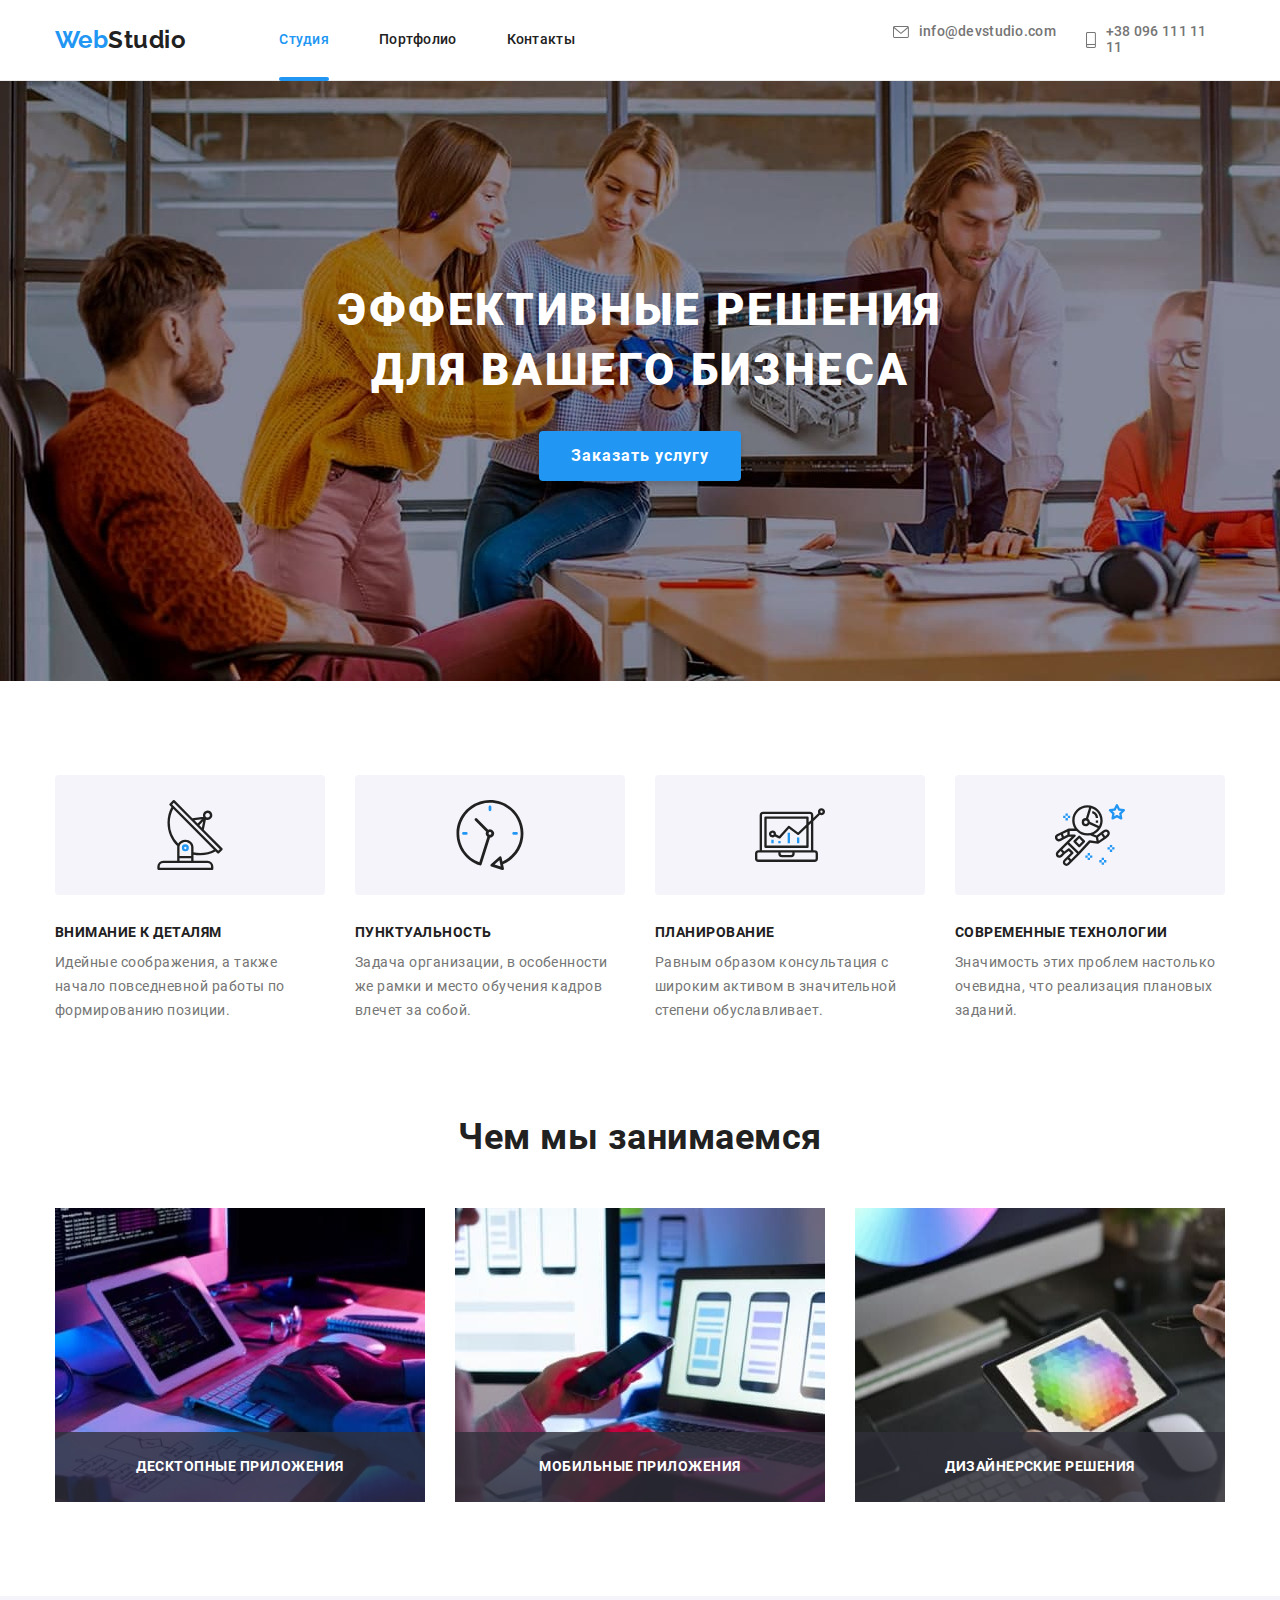
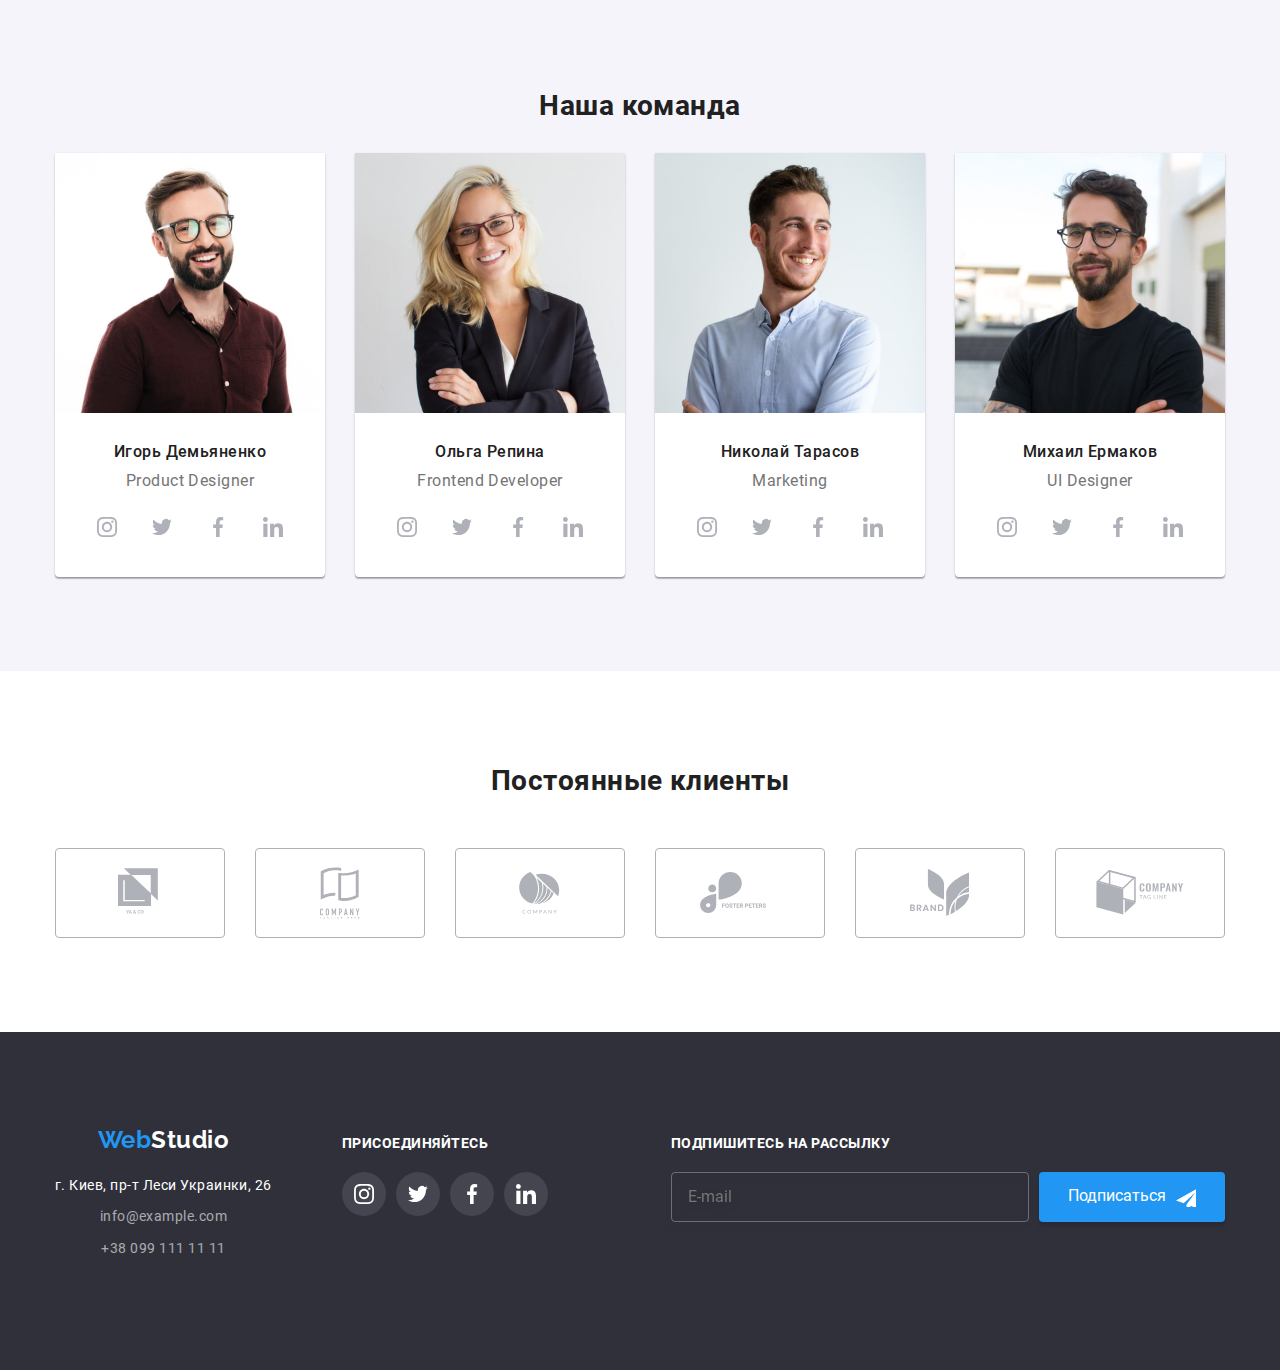
<file: index.html>
<!DOCTYPE html>
<html lang="ru">
  <head>
    <meta charset="UTF-8" />
    <meta name="viewport" content="width=device-width, initial-scale=1.0" />
    <title>Студия</title>

    <!-- <link rel="preconnect" href="https://fonts.gstatic.com" />
    <link
      href="https://fonts.googleapis.com/css2?family=Raleway:wght@700&family=Roboto:wght@400;500;700;900&display=swap"
      rel="stylesheet"
    /> -->
    <link rel="stylesheet" href="./css/main.min.css" />
    <link rel="shortcut icon" href="./images/vavicon.ico" type="image/x-icon" />
  </head>

  <body>
    <!--Шапка-->

    <header class="page-header">
      <div class="container mobile">
        <nav class="page-header-nav">
          <a
            class="page-header-nav-logo"
            href="./index.html"
            aria-label="Ссылка на компанию Веб Студия"
            lang="en"
            ><span class="logo-web" lang="en">Web</span>Studio</a
          >
          <!-- Мобильная шапка меню -->

          <div class="mobile-menu">
            <button
              class="mobile-menu-btn"
              type="button"
              aria-expanded="false"
              aria-controls="menu-container"
              data-menu-button
            >
              <svg
                class="mobile-menu-icon"
                width="40"
                height="40"
                aria-label="Переключатель мобильного меню"
              >
                <use
                  class="mobile-menu-icon-close"
                  href="./images/sprite.svg#close"
                ></use>
                <use
                  class="mobile-menu-icon-menu"
                  href="./images/sprite.svg#menu"
                ></use>
              </svg>
            </button>
          </div>

          <div class="menu-container" id="menu-container" data-menu>
            <ul class="menu-container-list">
              <li class="menu-container-title">
                <a
                  class="menu-container-title-link active"
                  href="./index.html"
                  aria-label="Ссылка на страницу Студия"
                  >Студия</a
                >
              </li>

              <li class="menu-container-title">
                <a
                  class="menu-container-title-link"
                  href="./portfolio.html"
                  aria-label="Ссылка на страницу Портфолио"
                  >Портфолио</a
                >
              </li>

              <li class="menu-container-title">
                <a
                  class="menu-container-title-link"
                  href="./index.html"
                  aria-label="Ссылка на страницу Контакты"
                  >Контакты</a
                >
              </li>
            </ul>

            <address class="address-header">
              <ul class="address-header-list">
                <li class="address-header-title">
                  <a
                    class="address-header-title-link curent"
                    href="tel:+380961111111"
                    aria-label="Позвонить"
                    ><svg
                      class="address-header-icon-smartphone"
                      width="10"
                      height="14"
                    >
                      <use href="./images/sprite.svg#smartphone"></use>
                    </svg>
                    +38 096 111 11 11</a
                  >
                </li>

                <li class="address-header-title">
                  <a
                    class="address-header-title-link"
                    href="mailto:info@devstudio.com"
                    aria-label="Ссылка на почту"
                  >
                    <svg
                      class="address-header-icon-envelope"
                      width="14"
                      height="10"
                    >
                      <use href="./images/sprite.svg#envelope"></use>
                    </svg>
                    info@devstudio.com</a
                  >
                </li>
              </ul>
            </address>

            <ul class="mobile-menu-social-list">
              <li class="mobile-menu-social-title">
                <a
                  class="mobile-menu-social-title-link"
                  aria-label="Ссылка на Instagram"
                  href="./index.html"
                  >Instagram</a
                >
              </li>

              <li class="mobile-menu-social-title">
                <a
                  class="mobile-menu-social-title-link"
                  aria-label="Ссылка на Twitter"
                  href="./index.html"
                  >Twitter</a
                >
              </li>

              <li class="mobile-menu-social-title">
                <a
                  class="mobile-menu-social-title-link"
                  aria-label="Ссылка на Facebook"
                  href="./index.html"
                  >Facebook</a
                >
              </li>

              <li class="mobile-menu-social-title">
                <a
                  class="mobile-menu-social-title-link"
                  aria-label="Ссылка на LinkedIn"
                  href="./index.html"
                  >LinkedIn</a
                >
              </li>
            </ul>
          </div>
        </nav>
      </div>
    </header>

    <main>
      <!--Герой-->

      <section class="hero">
        <div class="bcg-img container">
          <h1 class="hero-title">Эффективные решения для вашего бизнеса</h1>
          <button
            class="hero-button"
            aria-label="Кнопка Отправить"
            data-modal-open
          >
            Заказать услугу
          </button>
        </div>
      </section>

      <!-- Наши приемущество -->

      <section class="advant-section">
        <div class="container">
          <h2 class="visually-hidden">Наши преимущество</h2>

          <ul class="advant-item">
            <li class="advant-list">
              <div class="advant-icon">
                <svg width="70" height="70">
                  <use href="./images/sprite.svg#antenna"></use>
                </svg>
              </div>
              <h3 class="advant-title">Внимание к деталям</h3>
              <p class="advant-text">
                Идейные соображения, а также начало повседневной работы по
                формированию позиции.
              </p>
            </li>

            <li class="advant-list">
              <div class="advant-icon">
                <svg width="70" height="70">
                  <use href="./images/sprite.svg#clock"></use>
                </svg>
              </div>
              <h3 class="advant-title">Пунктуальность</h3>
              <p class="advant-text">
                Задача организации, в особенности же рамки и место обучения
                кадров влечет за собой.
              </p>
            </li>

            <li class="advant-list">
              <div class="advant-icon">
                <svg width="70" height="70">
                  <use href="./images/sprite.svg#diagram"></use>
                </svg>
              </div>
              <h3 class="advant-title">Планирование</h3>
              <p class="advant-text">
                Равным образом консультация с широким активом в значительной
                степени обуславливает.
              </p>
            </li>

            <li class="advant-list">
              <div class="advant-icon">
                <svg width="70" height="70">
                  <use href="./images/sprite.svg#astronaut"></use>
                </svg>
              </div>
              <h3 class="advant-title">Современные технологии</h3>
              <p class="advant-text">
                Значимость этих проблем настолько очевидна, что реализация
                плановых заданий.
              </p>
            </li>
          </ul>
        </div>
      </section>

      <!--Чем мы занимаемся-->

      <section class="section engage">
        <div class="container">
          <h2 class="engage-title">Чем мы занимаемся</h2>
          <ul class="engage-list">
            <li class="engage-card">
              <picture>
                <source
                  srcset="
                    ./images/desktop/d_engage_1-min.jpg    1x,
                    ./images/desktop/d_engage_1@2x-min.jpg 2x
                  "
                  media="(min-width: 1200px)"
                />

                <img
                  src="./images/desktop/d_engage_1-min.jpg"
                  alt="Компания №1"
                  width="370"
                  height="294"
                />
              </picture>

              <h3 class="engage-img-text">Десктопные приложения</h3>
            </li>

            <li class="engage-card">
              <picture>
                <source
                  srcset="
                    ./images/desktop/d_engage_2-min.jpg    1x,
                    ./images/desktop/d_engage_2@2x-min.jpg 2x
                  "
                  media="(min-width: 1200px)"
                />

                <img
                  src="./images/desktop/d_engage_2-min.jpg"
                  alt="Компания №2"
                  width="370"
                  height="294"
                />
              </picture>

              <h3 class="engage-img-text">Мобильные приложения</h3>
            </li>

            <li class="engage-card">
              <picture>
                <source
                  srcset="
                    ./images/desktop/d_engage_3-min.jpg    1x,
                    ./images/desktop/d_engage_3@2x-min.jpg 2x
                  "
                  media="(min-width: 1200px)"
                />

                <img
                  src="./images/desktop/d_engage_3-min.jpg"
                  alt="Компания №3"
                  width="370"
                  height="294"
                />
              </picture>

              <h3 class="engage-img-text">Дизайнерские решения</h3>
            </li>
          </ul>
        </div>
      </section>

      <!--Наша команда-->

      <section class="command">
        <div class="container">
          <h2 class="command-title">Наша команда</h2>

          <ul class="command-list">
            <li class="command-item">
              <picture>
                <source
                  srcset="
                    ./images/desktop/d_command_1-min.jpg    1x,
                    ./images/desktop/d_command_1@2x-min.jpg 2x
                  "
                  media="(min-width: 1200px)"
                />

                <source
                  srcset="
                    ./images/tablet/t_command_1-min.jpg    1x,
                    ./images/tablet/t_command_1@2x-min.jpg 2x
                  "
                  media="(min-width:
                768px)"
                />
                <source
                  srcset="
                    ./images/mobile/m_command_1-min.jpg    1x,
                    ./images/mobile/m_command_1@2x-min.jpg 2x
                  "
                  media="(min-width:
                767px)"
                />

                <img
                  class="command-img"
                  src="./images/mobile/m_command_1-min.jpg"
                  alt="Мужчина"
                  width="450"
                  height="460"
                />
              </picture>

              <h3 class="command-section-title">Игорь Демьяненко</h3>
              <p class="command-text">Product Designer</p>
              <div class="social-network">
                <a
                  class="link-network"
                  aria-label="Ссылка на Instagram"
                  href="./index.html"
                >
                  <svg width="20" height="20">
                    <use href="./images/sprite.svg#instagram"></use>
                  </svg>
                </a>

                <a
                  class="link-network"
                  aria-label="Ссылка на Twitter "
                  href="./index.html"
                >
                  <svg width="20" height="20">
                    <use href="./images/sprite.svg#twitter"></use>
                  </svg>
                </a>

                <a
                  class="link-network"
                  aria-label="Ссылка на Facebook"
                  href="./index.html"
                >
                  <svg width="20" height="20">
                    <use href="./images/sprite.svg#facebook"></use>
                  </svg>
                </a>

                <a
                  class="link-network"
                  aria-label="Ссылка на LinkedIn"
                  href="./index.html"
                >
                  <svg width="20" height="20">
                    <use href="./images/sprite.svg#linkedin"></use>
                  </svg>
                </a>
              </div>
            </li>

            <li class="command-item">
              <picture>
                <source
                  srcset="
                    ./images/desktop/d_command_2-min.jpg    1x,
                    ./images/desktop/d_command_2@2x-min.jpg 2x
                  "
                  media="(min-width: 1200px)"
                />

                <source
                  srcset="
                    ./images/tablet/t_command_2-min.jpg    1x,
                    ./images/tablet/t_command_2@2x-min.jpg 2x
                  "
                  media="(min-width:
                768px)"
                />
                <source
                  srcset="
                    ./images/mobile/m_command_2-min.jpg    1x,
                    ./images/mobile/m_command_2@2x-min.jpg 2x
                  "
                  media="(max-width:
                767px)"
                />

                <img
                  class="command-img"
                  src="./images/mobile/m_command_2-min.jpg"
                  alt="Женщина"
                  width="450"
                  height="460"
                />
              </picture>

              <h3 class="command-section-title">Ольга Репина</h3>
              <p class="command-text">Frontend Developer</p>
              <div class="social-network">
                <a
                  class="link-network"
                  aria-label="Ссылка на Instagram"
                  href="./index.html"
                >
                  <svg width="20" height="20">
                    <use href="./images/sprite.svg#instagram"></use>
                  </svg>
                </a>

                <a
                  class="link-network"
                  aria-label="Ссылка на Twitter"
                  href="./index.html"
                >
                  <svg width="20" height="20">
                    <use href="./images/sprite.svg#twitter"></use>
                  </svg>
                </a>

                <a
                  class="link-network"
                  aria-label="Ссылка на Facebook"
                  href="./index.html"
                >
                  <svg width="20" height="20">
                    <use href="./images/sprite.svg#facebook"></use>
                  </svg>
                </a>

                <a
                  class="link-network"
                  aria-label="Ссылка на LinkedIn"
                  href="./index.html"
                >
                  <svg width="20" height="20">
                    <use href="./images/sprite.svg#linkedin"></use>
                  </svg>
                </a>
              </div>
            </li>

            <li class="command-item">
              <picture>
                <source
                  srcset="
                    ./images/desktop/d_command_3-min.jpg    1x,
                    ./images/desktop/d_command_3@2x-min.jpg 2x
                  "
                  media="(min-width: 1200px)"
                />

                <source
                  srcset="
                    ./images/tablet/t_command_3-min.jpg    1x,
                    ./images/tablet/t_command_3@2x-min.jpg 2x
                  "
                  media="(min-width:
                768px)"
                />
                <source
                  srcset="
                    ./images/mobile/m_command_3-min.jpg    1x,
                    ./images/mobile/m_command_3@2x-min.jpg 2x
                  "
                  media="(max-width:
                767px)"
                />

                <img
                  class="command-img"
                  src="./images/mobile/m_command_3-min.jpg"
                  alt="Мужчина"
                  width="450"
                  height="460"
                />
              </picture>

              <h3 class="command-section-title">Николай Тарасов</h3>
              <p class="command-text">Marketing</p>
              <div class="social-network">
                <a
                  class="link-network"
                  aria-label="Ссылка на Instagram"
                  href="./index.html"
                >
                  <svg width="20" height="20">
                    <use href="./images/sprite.svg#instagram"></use>
                  </svg>
                </a>

                <a
                  class="link-network"
                  aria-label="Ссылка на Twitter"
                  href="./index.html"
                >
                  <svg width="20" height="20">
                    <use href="./images/sprite.svg#twitter"></use>
                  </svg>
                </a>

                <a
                  class="link-network"
                  aria-label="Ссылка на Facebook"
                  href="https://www.facebook.com/"
                >
                  <svg width="20" height="20">
                    <use href="./images/sprite.svg#facebook"></use>
                  </svg>
                </a>

                <a
                  class="link-network"
                  aria-label="Ссылка на LinkedIn"
                  href="./index.html"
                >
                  <svg width="20" height="20">
                    <use href="./images/sprite.svg#linkedin"></use>
                  </svg>
                </a>
              </div>
            </li>

            <li class="command-item">
              <picture>
                <source
                  srcset="
                    ./images/desktop/d_command_4-min.jpg    1x,
                    ./images/desktop/d_command_1@2x-min.jpg 2x
                  "
                  media="(min-width: 1200px)"
                />

                <source
                  srcset="
                    ./images/tablet/t_command_4-min.jpg    1x,
                    ./images/tablet/t_command_4@2x-min.jpg 2x
                  "
                  media="(min-width:
                768px)"
                />
                <source
                  srcset="
                    ./images/mobile/m_command_4-min.jpg    1x,
                    ./images/mobile/m_command_4@2x-min.jpg 2x
                  "
                  media="(max-width:
                767px)"
                />

                <img
                  class="command-img"
                  src="./images/mobile/m_command_4-min.jpg"
                  alt="Мужчина"
                  width="450"
                  height="460"
                />
              </picture>

              <h3 class="command-section-title">Михаил Ермаков</h3>
              <p class="command-text">UI Designer</p>
              <div class="social-network">
                <a
                  class="link-network"
                  aria-label="Ссылка на Instagram"
                  href="./index.html"
                >
                  <svg width="20" height="20">
                    <use href="./images/sprite.svg#instagram"></use>
                  </svg>
                </a>

                <a
                  class="link-network"
                  aria-label="Ссылка на Twitter"
                  href="./index.html"
                >
                  <svg width="20" height="20">
                    <use href="./images/sprite.svg#twitter"></use>
                  </svg>
                </a>

                <a
                  class="link-network"
                  aria-label="Ссылка на Facebook"
                  href="https://www.facebook.com/"
                >
                  <svg width="20" height="20">
                    <use href="./images/sprite.svg#facebook"></use>
                  </svg>
                </a>

                <a
                  class="link-network"
                  aria-label="Ссылка на LinkedIn"
                  href="./index.html"
                >
                  <svg width="20" height="20">
                    <use href="./images/sprite.svg#linkedin"></use>
                  </svg>
                </a>
              </div>
            </li>
          </ul>
        </div>
      </section>

      <!-- Постоянные клиенты -->

      <section class="clients">
        <div class="container">
          <h2 class="clients-section-title">Постоянные клиенты</h2>
          <ul class="clients-list">
            <li class="clients-title">
              <a
                class="clients-link-svg"
                aria-label="Ссылка на компанию 1"
                href="./index.html"
              >
                <svg width="44" height="49">
                  <use href="./images/sprite.svg#logo1"></use>
                </svg>
              </a>
            </li>

            <li class="clients-title">
              <a
                class="clients-link-svg"
                aria-label="Ссылка на компанию 2"
                href="./index.html"
              >
                <svg width="40" height="52">
                  <use href="./images/sprite.svg#logo2"></use>
                </svg>
              </a>
            </li>

            <li class="clients-title">
              <a
                class="clients-link-svg"
                aria-label="Ссылка на компанию 3"
                href="./index.html"
              >
                <svg width="41" height="42">
                  <use href="images/sprite.svg#logo3"></use>
                </svg>
              </a>
            </li>

            <li class="clients-title">
              <a
                class="clients-link-svg"
                aria-label="Ссылка на компанию 4"
                href="./index.html"
              >
                <svg width="79" height="42">
                  <use href="./images/sprite.svg#logo4"></use>
                </svg>
              </a>
            </li>

            <li class="clients-title">
              <a
                class="clients-link-svg"
                aria-label="Ссылка на компанию 5"
                href="./index.html"
              >
                <svg width="59" height="47">
                  <use href="./images/sprite.svg#logo5"></use>
                </svg>
              </a>
            </li>

            <li class="clients-title">
              <a
                class="clients-link-svg"
                aria-label="Ссылка на компанию 5"
                href="./index.html"
              >
                <svg width="88" height="45">
                  <use href="./images/sprite.svg#logo6"></use>
                </svg>
              </a>
            </li>
          </ul>
        </div>
      </section>
    </main>

    <!--Футер-->

    <footer class="footer" role="contentinfo">
      <div class="container desktop">
        <div class="container-tablet">
          <div class="container-footer">
            <a
              href="./index.html"
              lang="en"
              aria-label="Ссылка  на сайт компании"
              class="footer-nav-link-logo"
              ><span class="logo-web" lang="en">Web</span>Studio</a
            >

            <address class="address-footer">
              <p class="address-footer-text">г. Киев, пр-т Леси Украинки, 26</p>
              <a
                class="address-footer-link"
                href="mailto:info@example.com"
                aria-label="Ссылка на почту"
                >info@example.com</a
              >

              <a
                class="address-footer-link mobile"
                href="tel:+380991111111"
                aria-label="Ссылка на телефон"
                >+38 099 111 11 11</a
              >
            </address>
          </div>

          <!-- Присоединяйтесь -->

          <div class="network-footer">
            <b class="network-footer-text">присоединяйтесь</b>
            <div class="network-footer-container">
              <a
                class="network-footer-social"
                aria-label="Ссылка на Instagram"
                href="./index.html"
              >
                <svg width="20" height="20">
                  <use href="./images/sprite.svg#instagram"></use>
                </svg>
              </a>

              <a
                class="network-footer-social"
                aria-label="Ссылка на Twitter"
                href="./index.html"
              >
                <svg width="20" height="20">
                  <use href="./images/sprite.svg#twitter"></use>
                </svg>
              </a>

              <a
                class="network-footer-social"
                aria-label="Ссылка на Facebook"
                href="https://www.facebook.com/"
              >
                <svg width="20" height="20">
                  <use href="./images/sprite.svg#facebook"></use>
                </svg>
              </a>

              <a
                class="network-footer-social"
                aria-label="Ссылка на LinkedIn"
                href="./index.html"
              >
                <svg width="20" height="20">
                  <use href="./images/sprite.svg#linkedin"></use>
                </svg>
              </a>
            </div>
          </div>
        </div>
        <!-- Подписатся -->

        <div class="join-footer">
          <b class="network-footer-text">Подпишитесь на рассылку</b>

          <form class="form-footer">
            <label class="form-footer-field">
              <input
                class="form-footer-input"
                type="email"
                name="email"
                placeholder="E-mail"
              />
            </label>

            <button
              class="form-footer-btn"
              type="submit"
              aria-label="Кнопка Подписаться"
            >
              Подписаться

              <svg class="form-footer-svg" width="20" height="20">
                <use href="./images/sprite.svg#send"></use>
              </svg>
            </button>
          </form>
        </div>
      </div>
    </footer>

    <!-- Модальное окно -->

    <div class="backdrop is-hidden" data-modal>
      <div class="modal">
        <button
          class="modal-btn"
          type="button"
          aria-label="Закрыть окно формы"
          data-modal-close
        >
          <svg class="modal-btn-plus" width="11" height="11">
            <use href="./images/sprite.svg#plus"></use>
          </svg>
        </button>

        <!-- Форма модального окна -->

        <form class="form-modal js-speaker-form">
          <b class="form-text">Оставьте свои данные, мы вам перезвоним</b>

          <label class="field-modal">
            <span class="field-text">Имя</span>

            <div class="container-input-modal">
              <input class="input-modal" type="text" name="user-name" />

              <svg class="svg-modal" width="18px" height="18px">
                <use xlink:href="./images/sprite.svg#personebp"></use>
              </svg>
            </div>
          </label>

          <label class="field-modal">
            <span class="field-text">Телефон</span>

            <div class="container-input-modal">
              <input class="input-modal" type="tel" name="tel" />

              <svg class="svg-modal" width="18px" height="18px">
                <use xlink:href="./images/sprite.svg#phonebp"></use>
              </svg>
            </div>
          </label>

          <label class="field-modal">
            <span class="field-text">Почта</span>

            <div class="container-input-modal">
              <input class="input-modal" type="email" name="email" />

              <svg class="svg-modal" width="18px" height="18px">
                <use xlink:href="./images/sprite.svg#emailbp"></use>
              </svg>
            </div>
          </label>

          <label class="field-modal">
            <span class="field-text">Комментарий</span>

            <textarea
              class="coment-modal"
              name="coment"
              placeholder="Введите текст"
              rows="6"
            ></textarea>
          </label>

          <label class="checkbox-modal">
            <input
              class="checkbox-input visually-hidden"
              type="checkbox"
              name="checkbox-modal"
            />

            <span class="checkbox-icon"></span>Соглашаюсь с рассылкой и принимаю
            <a class="link-modal" href="./index.html">Условия договора</a>
          </label>
          <button class="btn-modal" type="submit" aria-label="Кнопка Отправить">
            Отправить
          </button>
        </form>
      </div>
    </div>

    <script src="./js/menu.js"></script>
    <script src="./js/modal.js"></script>
  </body>
</html>
</file>
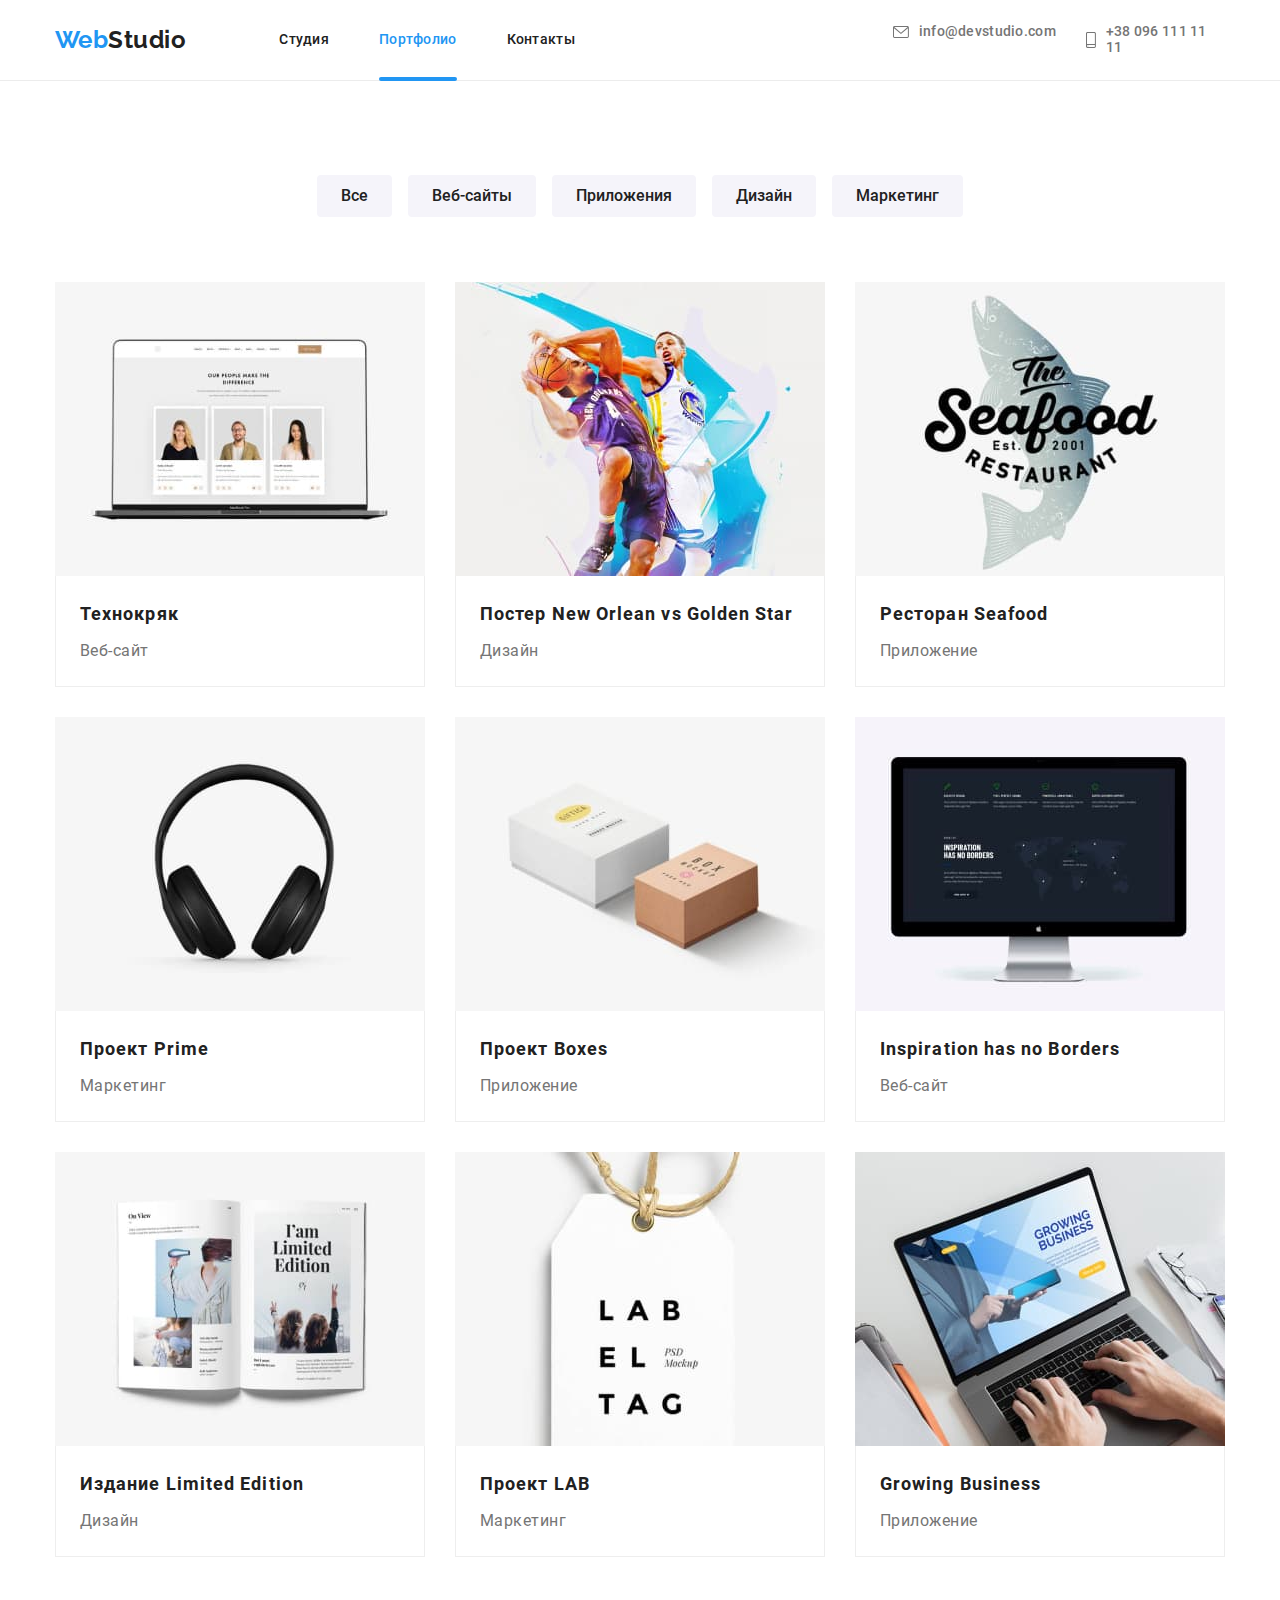
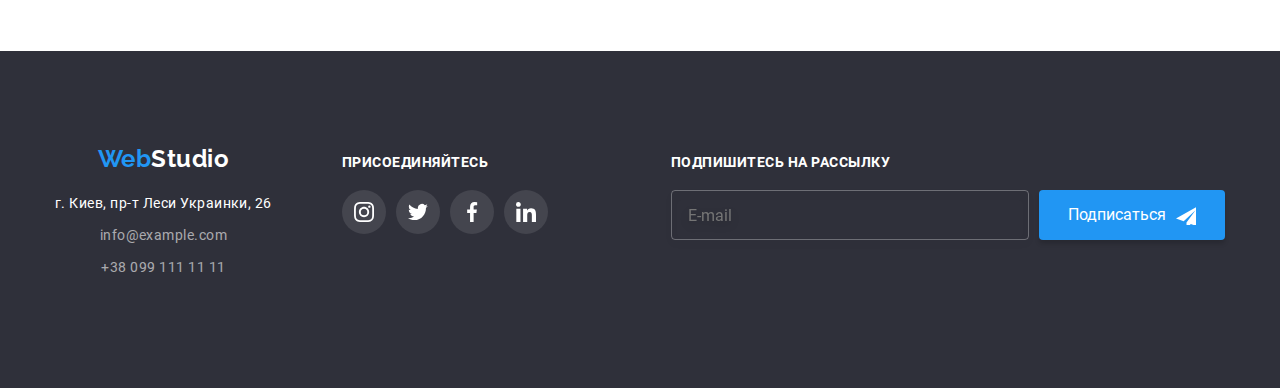
<file: portfolio.html>
<!DOCTYPE html>
<html lang="ru">
  <head>
    <meta charset="UTF-8" />
    <meta name="viewport" content="width=device-width, initial-scale=1.0" />
    <title>Document</title>
    <!-- <link rel="preconnect" href="https://fonts.gstatic.com" />
    <link
      href="https://fonts.googleapis.com/css2?family=Raleway:wght@700&family=Roboto:wght@400;500;700&display=swap"
      rel="stylesheet"
    /> -->

    <link rel="stylesheet" href="./css/main.min.css" />
    <link rel="shortcut icon" href="./images/vavicon.ico" type="image/x-icon" />
  </head>
  <body>
    <!-- Шапка -->

    <header class="page-header">
      <div class="container mobile">
        <nav class="page-header-nav">
          <a
            class="page-header-nav-logo"
            href="./index.html"
            aria-label="Ссылка на компанию Веб Студия"
            lang="en"
            ><span class="logo-web" lang="en">Web</span>Studio</a
          >
          <!-- Мобильная шапка меню -->

          <div class="mobile-menu">
            <button
              class="mobile-menu-btn"
              type="button"
              aria-expanded="false"
              aria-controls="menu-container"
              data-menu-button
            >
              <svg
                class="mobile-menu-icon"
                width="40"
                height="40"
                aria-label="Переключатель мобильного меню"
              >
                <use
                  class="mobile-menu-icon-close"
                  href="./images/sprite.svg#close"
                ></use>
                <use
                  class="mobile-menu-icon-menu"
                  href="./images/sprite.svg#menu"
                ></use>
              </svg>
            </button>
          </div>

          <div class="menu-container" id="menu-container" data-menu>
            <ul class="menu-container-list">
              <li class="menu-container-title">
                <a
                  class="menu-container-title-link"
                  href="./index.html"
                  aria-label="Ссылка на страницу Студия"
                  >Студия</a
                >
              </li>

              <li class="menu-container-title">
                <a
                  class="menu-container-title-link active"
                  href="./portfolio.html"
                  aria-label="Ссылка на страницу Портфолио"
                  >Портфолио</a
                >
              </li>

              <li class="menu-container-title">
                <a
                  class="menu-container-title-link"
                  href="./index.html"
                  aria-label="Ссылка на страницу Контакты"
                  >Контакты</a
                >
              </li>
            </ul>

            <address class="address-header">
              <ul class="address-header-list">
                <li class="address-header-title">
                  <a
                    class="address-header-title-link curent"
                    href="tel:+380961111111"
                    aria-label="Позвонить"
                    ><svg
                      class="address-header-icon-smartphone"
                      width="10"
                      height="14"
                    >
                      <use href="./images/sprite.svg#smartphone"></use>
                    </svg>
                    +38 096 111 11 11</a
                  >
                </li>

                <li class="address-header-title">
                  <a
                    class="address-header-title-link"
                    href="mailto:info@devstudio.com"
                    aria-label="Ссылка на почту"
                  >
                    <svg
                      class="address-header-icon-envelope"
                      width="14"
                      height="10"
                    >
                      <use href="./images/sprite.svg#envelope"></use>
                    </svg>
                    info@devstudio.com</a
                  >
                </li>
              </ul>
            </address>

            <ul class="mobile-menu-social-list">
              <li class="mobile-menu-social-title">
                <a
                  class="mobile-menu-social-title-link"
                  aria-label="Ссылка на Instagram"
                  href="./index.html"
                  >Instagram</a
                >
              </li>

              <li class="mobile-menu-social-title">
                <a
                  class="mobile-menu-social-title-link"
                  aria-label="Ссылка на Twitter"
                  href="./index.html"
                  >Twitter</a
                >
              </li>

              <li class="mobile-menu-social-title">
                <a
                  class="mobile-menu-social-title-link"
                  aria-label="Ссылка на Facebook"
                  href="./index.html"
                  >Facebook</a
                >
              </li>

              <li class="mobile-menu-social-title">
                <a
                  class="mobile-menu-social-title-link"
                  aria-label="Ссылка на LinkedIn"
                  href="./index.html"
                  >LinkedIn</a
                >
              </li>
            </ul>
          </div>
        </nav>
      </div>
    </header>

    <main>
      <section class="section-work">
        <div class="container">
          <h1 class="visually-hidden">Наши работы</h1>
          <ul class="btn-list">
            <li class="btn-title">
              <button class="btn-work" type="button">Все</button>
            </li>
            <li class="btn-title">
              <button class="btn-work" type="button">Веб-сайты</button>
            </li>
            <li class="btn-title">
              <button class="btn-work" type="button">Приложения</button>
            </li>
            <li class="btn-title">
              <button class="btn-work" type="button">Дизайн</button>
            </li>
            <li class="btn-title">
              <button class="btn-work" type="button">Маркетинг</button>
            </li>
          </ul>

          <!-- Карточки -->

          <ul class="pic-box">
            <li class="card-list">
              <a class="card-link" href="">
                <div class="pic-box-thumb">
                  <img
                    width="370"
                    height="294"
                    src="./images/work1.jpg"
                    alt=""
                  />
                  <p class="card-link-overlay-text">
                    Технокряк это современная площадка распространения
                    коронавируса. Компании используют эту платформу для
                    цифрового шпионажа и атак на защищённые сервера конкурентов.
                  </p>
                </div>
                <div class="card-container property">
                  <h3 class="card-container-work">Технокряк</h3>
                  <p class="card-container-text">Веб-сайт</p>
                </div>
              </a>
            </li>

            <li class="card-list">
              <a class="card-link" href="">
                <div class="pic-box-thumb">
                  <img
                    width="370"
                    height="294"
                    src="./images/work2.jpg"
                    alt=""
                  />
                  <p class="card-link-overlay-text">
                    Технокряк это современная площадка распространения
                    коронавируса. Компании используют эту платформу для
                    цифрового шпионажа и атак на защищённые сервера конкурентов.
                  </p>
                </div>
                <div class="card-container">
                  <h3 class="card-container-work">
                    Постер New Orlean vs Golden Star
                  </h3>
                  <p class="card-container-text">Дизайн</p>
                </div>
              </a>
            </li>

            <li class="card-list">
              <a class="card-link" href="">
                <div class="pic-box-thumb">
                  <img
                    width="370"
                    height="294"
                    src="./images/work3.jpg"
                    alt=""
                  />
                  <p class="card-link-overlay-text">
                    Технокряк это современная площадка распространения
                    коронавируса. Компании используют эту платформу для
                    цифрового шпионажа и атак на защищённые сервера конкурентов.
                  </p>
                </div>
                <div class="card-container">
                  <h3 class="card-container-work">Ресторан Seafood</h3>
                  <p class="card-container-text">Приложение</p>
                </div>
              </a>
            </li>

            <li class="card-list">
              <a class="card-link" href="">
                <div class="pic-box-thumb">
                  <img
                    width="370"
                    height="294"
                    src="./images/work4.jpg"
                    alt=""
                  />
                  <p class="card-link-overlay-text">
                    Технокряк это современная площадка распространения
                    коронавируса. Компании используют эту платформу для
                    цифрового шпионажа и атак на защищённые сервера конкурентов.
                  </p>
                </div>
                <div class="card-container">
                  <h3 class="card-container-work">Проект Prime</h3>
                  <p class="card-container-text">Маркетинг</p>
                </div>
              </a>
            </li>

            <li class="card-list">
              <a class="card-link" href="">
                <div class="pic-box-thumb">
                  <img
                    width="370"
                    height="294"
                    src="./images/work5.jpg"
                    alt=""
                  />
                  <p class="card-link-overlay-text">
                    Технокряк это современная площадка распространения
                    коронавируса. Компании используют эту платформу для
                    цифрового шпионажа и атак на защищённые сервера конкурентов.
                  </p>
                </div>
                <div class="card-container">
                  <h3 class="card-container-work">Проект Boxes</h3>
                  <p class="card-container-text">Приложение</p>
                </div>
              </a>
            </li>

            <li class="card-list">
              <a class="card-link" href="">
                <div class="pic-box-thumb">
                  <img
                    width="370"
                    height="294"
                    src="./images/work6.jpg"
                    alt=""
                  />
                  <p class="card-link-overlay-text">
                    Технокряк это современная площадка распространения
                    коронавируса. Компании используют эту платформу для
                    цифрового шпионажа и атак на защищённые сервера конкурентов.
                  </p>
                </div>
                <div class="card-container">
                  <h3 class="card-container-work">
                    Inspiration has no Borders
                  </h3>
                  <p class="card-container-text">Веб-сайт</p>
                </div>
              </a>
            </li>

            <li class="card-list">
              <a class="card-link" href=""
                ><div class="pic-box-thumb">
                  <img
                    width="370"
                    height="294"
                    src="./images/work7.jpg"
                    alt=""
                  />
                  <p class="card-link-overlay-text">
                    Технокряк это современная площадка распространения
                    коронавируса. Компании используют эту платформу для
                    цифрового шпионажа и атак на защищённые сервера конкурентов.
                  </p>
                </div>
                <div class="card-container">
                  <h3 class="card-container-work">Издание Limited Edition</h3>
                  <p class="card-container-text">Дизайн</p>
                </div>
              </a>
            </li>

            <li class="card-list">
              <a class="card-link" href=""
                ><div class="pic-box-thumb">
                  <img
                    width="370"
                    height="294"
                    src="./images/work8.jpg"
                    alt=""
                  />
                  <p class="card-link-overlay-text">
                    Технокряк это современная площадка распространения
                    коронавируса. Компании используют эту платформу для
                    цифрового шпионажа и атак на защищённые сервера конкурентов.
                  </p>
                </div>
                <div class="card-container">
                  <h3 class="card-container-work">Проект LAB</h3>
                  <p class="card-container-text">Маркетинг</p>
                </div>
              </a>
            </li>

            <li class="card-list">
              <a class="card-link" href=""
                ><div class="pic-box-thumb">
                  <img
                    width="370"
                    height="294"
                    src="./images/work9.jpg"
                    alt=""
                  />
                  <p class="card-link-overlay-text">
                    Технокряк это современная площадка распространения
                    коронавируса. Компании используют эту платформу для
                    цифрового шпионажа и атак на защищённые сервера конкурентов.
                  </p>
                </div>
                <div class="card-container">
                  <h3 class="card-container-work">Growing Business</h3>
                  <p class="card-container-text">Приложение</p>
                </div>
              </a>
            </li>
          </ul>
        </div>
      </section>
    </main>

    <!-- Подвал -->

    <footer class="footer" role="contentinfo">
      <div class="container desktop">
        <div class="container-tablet">
          <div class="container-footer">
            <a
              href="./index.html"
              lang="en"
              aria-label="Ссылка  на сайт компании"
              class="footer-nav-link-logo"
              ><span class="logo-web" lang="en">Web</span>Studio</a
            >

            <address class="address-footer">
              <p class="address-footer-text">г. Киев, пр-т Леси Украинки, 26</p>
              <a
                class="address-footer-link"
                href="mailto:info@example.com"
                aria-label="Ссылка на почту"
                >info@example.com</a
              >

              <a
                class="address-footer-link mobile"
                href="tel:+380991111111"
                aria-label="Ссылка на телефон"
                >+38 099 111 11 11</a
              >
            </address>
          </div>

          <!-- Присоединяйтесь -->

          <div class="network-footer">
            <b class="network-footer-text">присоединяйтесь</b>
            <div class="network-footer-container">
              <a
                class="network-footer-social"
                aria-label="Ссылка на Instagram"
                href="./index.html"
              >
                <svg width="20" height="20">
                  <use href="./images/sprite.svg#instagram"></use>
                </svg>
              </a>

              <a
                class="network-footer-social"
                aria-label="Ссылка на Twitter"
                href="./index.html"
              >
                <svg width="20" height="20">
                  <use href="./images/sprite.svg#twitter"></use>
                </svg>
              </a>

              <a
                class="network-footer-social"
                aria-label="Ссылка на Facebook"
                href="https://www.facebook.com/"
              >
                <svg width="20" height="20">
                  <use href="./images/sprite.svg#facebook"></use>
                </svg>
              </a>

              <a
                class="network-footer-social"
                aria-label="Ссылка на LinkedIn"
                href="./index.html"
              >
                <svg width="20" height="20">
                  <use href="./images/sprite.svg#linkedin"></use>
                </svg>
              </a>
            </div>
          </div>
        </div>
        <!-- Подписатся -->

        <div class="join-footer">
          <b class="network-footer-text">Подпишитесь на рассылку</b>

          <form class="form-footer">
            <label class="form-footer-field">
              <input
                class="form-footer-input"
                type="email"
                name="email"
                placeholder="E-mail"
              />
            </label>

            <button
              class="form-footer-btn"
              type="submit"
              aria-label="Кнопка Подписаться"
            >
              Подписаться

              <svg class="form-footer-svg" width="20" height="20">
                <use href="./images/sprite.svg#send"></use>
              </svg>
            </button>
          </form>
        </div>
      </div>
    </footer>

    <script src="./js/menu.js"></script>
    <script src="./js/modal.js"></script>
  </body>
</html>
</file>
<file: css/main.min.css>
/*! modern-normalize v0.6.0 | MIT License | https://github.com/sindresorhus/modern-normalize */*,*::before,*::after{-webkit-box-sizing:border-box;box-sizing:border-box}:root{-moz-tab-size:4;-o-tab-size:4;tab-size:4}html{line-height:1.15;-webkit-text-size-adjust:100%}body{margin:0}body{font-family:system-ui,-apple-system,"Segoe UI",Roboto,Helvetica,Arial,sans-serif,"Apple Color Emoji","Segoe UI Emoji"}hr{height:0}abbr[title]{-webkit-text-decoration:underline dotted;text-decoration:underline dotted}b,strong{font-weight:bolder}code,kbd,samp,pre{font-family:SFMono-Regular,Consolas,"Liberation Mono",Menlo,monospace;font-size:1em}small{font-size:80%}sub,sup{font-size:75%;line-height:0;position:relative;vertical-align:baseline}sub{bottom:-0.25em}sup{top:-0.5em}button,input,optgroup,select,textarea{font-family:inherit;font-size:100%;line-height:1.15;margin:0}button,select{text-transform:none}button,[type=button],[type=reset],[type=submit]{-webkit-appearance:button}button::-moz-focus-inner,[type=button]::-moz-focus-inner,[type=reset]::-moz-focus-inner,[type=submit]::-moz-focus-inner{border-style:none;padding:0}button:-moz-focusring,[type=button]:-moz-focusring,[type=reset]:-moz-focusring,[type=submit]:-moz-focusring{outline:1px dotted ButtonText}fieldset{padding:.35em .75em .625em}legend{padding:0}progress{vertical-align:baseline}[type=number]::-webkit-inner-spin-button,[type=number]::-webkit-outer-spin-button{height:auto}[type=search]{-webkit-appearance:textfield;outline-offset:-2px}[type=search]::-webkit-search-decoration{-webkit-appearance:none}::-webkit-file-upload-button{-webkit-appearance:button;font:inherit}summary{display:list-item}@font-face{font-family:"Raleway";font-style:normal;font-weight:400;src:url("../fonts/raleway-v19-latin_cyrillic-regular.eot");src:local(""),url("../fonts/raleway-v19-latin_cyrillic-regular.eot?#iefix") format("embedded-opentype"),url("../fonts/raleway-v19-latin_cyrillic-regular.woff2") format("woff2"),url("../fonts/raleway-v19-latin_cyrillic-regular.woff") format("woff"),url("../fonts/raleway-v19-latin_cyrillic-regular.ttf") format("truetype"),url("../fonts/raleway-v19-latin_cyrillic-regular.svg#Raleway") format("svg")}@font-face{font-family:"Raleway";font-style:normal;font-weight:700;src:url("../fonts/raleway-v19-latin_cyrillic-700.eot");src:local(""),url("../fonts/raleway-v19-latin_cyrillic-700.eot?#iefix") format("embedded-opentype"),url("../fonts/raleway-v19-latin_cyrillic-700.woff2") format("woff2"),url("../fonts/raleway-v19-latin_cyrillic-700.woff") format("woff"),url("../fonts/raleway-v19-latin_cyrillic-700.ttf") format("truetype"),url("../fonts/raleway-v19-latin_cyrillic-700.svg#Raleway") format("svg")}@font-face{font-family:"Roboto";font-style:normal;font-weight:400;src:url("../fonts/roboto-v20-latin_cyrillic-regular.eot");src:local(""),url("../fonts/roboto-v20-latin_cyrillic-regular.eot?#iefix") format("embedded-opentype"),url("../fonts/roboto-v20-latin_cyrillic-regular.woff2") format("woff2"),url("../fonts/roboto-v20-latin_cyrillic-regular.woff") format("woff"),url("../fonts/roboto-v20-latin_cyrillic-regular.ttf") format("truetype"),url("../fonts/roboto-v20-latin_cyrillic-regular.svg#Roboto") format("svg")}@font-face{font-family:"Roboto";font-style:normal;font-weight:500;src:url("../fonts/roboto-v20-latin_cyrillic-500.eot");src:local(""),url("../fonts/roboto-v20-latin_cyrillic-500.eot?#iefix") format("embedded-opentype"),url("../fonts/roboto-v20-latin_cyrillic-500.woff2") format("woff2"),url("../fonts/roboto-v20-latin_cyrillic-500.woff") format("woff"),url("../fonts/roboto-v20-latin_cyrillic-500.ttf") format("truetype"),url("../fonts/roboto-v20-latin_cyrillic-500.svg#Roboto") format("svg")}@font-face{font-family:"Roboto";font-style:normal;font-weight:700;src:url("../fonts/roboto-v20-latin_cyrillic-700.eot");src:local(""),url("../fonts/roboto-v20-latin_cyrillic-700.eot?#iefix") format("embedded-opentype"),url("../../fonts/roboto-v20-latin_cyrillic-700.woff2") format("woff2"),url("../fonts/roboto-v20-latin_cyrillic-700.woff") format("woff"),url("../fonts/roboto-v20-latin_cyrillic-700.ttf") format("truetype"),url("../fonts/roboto-v20-latin_cyrillic-700.svg#Roboto") format("svg")}@font-face{font-family:"Roboto";font-style:normal;font-weight:900;src:url("../fonts/roboto-v20-latin_cyrillic-900.eot");src:local(""),url("../fonts/roboto-v20-latin_cyrillic-900.eot?#iefix") format("embedded-opentype"),url("../fonts/roboto-v20-latin_cyrillic-900.woff2") format("woff2"),url("../fonts/roboto-v20-latin_cyrillic-900.woff") format("woff"),url("../fonts/roboto-v20-latin_cyrillic-900.ttf") format("truetype"),url("../fonts/roboto-v20-latin_cyrillic-900.svg#Roboto") format("svg")}.pic-box,.btn-list,.clients-list,.command-list,.engage-list,.advant-item,.mobile-menu-social-list,.address-header-list,.menu-container-list{margin:0;padding:0;list-style:none}body{font-family:Roboto,sans-serif;background-color:#fff;color:#757575;letter-spacing:.03em}body.modal-open{overflow:hidden}.container{max-width:480px;padding:0 15px;margin:0 auto}@media screen and (min-width: 768px){.container{max-width:768px}}@media screen and (min-width: 1200px){.container{max-width:1200px}}:hover,:focus{outline:0;outline-offset:0}a{text-decoration:none}img{display:block;max-width:100%;height:auto}.visually-hidden{position:absolute;clip:rect(0 0 0 0);width:1px;height:1px;margin:-1px}.page-header{border-bottom:1px solid #ececec}@media screen and (min-width: 768px){.page-header-nav{display:-webkit-box;display:-ms-flexbox;display:flex;-webkit-box-align:center;-ms-flex-align:center;align-items:center}}@media screen and (max-width: 767.98px){.container.mobile{position:relative}}.mobile-menu-btn{display:none}@media screen and (max-width: 767.98px){.mobile-menu-btn{display:block;position:absolute;z-index:3;top:8px;right:15px;padding:0;border:none;background-color:rgba(0,0,0,0);cursor:pointer}}@media screen and (max-width: 767.98px){.mobile-menu-btn.is-open .mobile-menu-icon-menu{display:none}.mobile-menu-btn .mobile-menu-icon-close{display:none}.mobile-menu-btn.is-open .mobile-menu-icon-close{display:block}}.mobile-menu-btn:hover,.mobile-menu-btn:focus{fill:#2196f3}@media screen and (max-width: 767.98px){.menu-container{display:none;position:absolute;z-index:1;top:0;left:0;width:100%;min-height:100vh;height:100%;padding:15px;background-color:#fff}}@media screen and (min-width: 480px)and (max-width: 767.98px){.menu-container{padding:48px 40px}}@media screen and (min-width: 768px)and (max-width: 1199px){.menu-container{display:-webkit-box;display:-ms-flexbox;display:flex;-webkit-box-align:center;-ms-flex-align:center;align-items:center}}@media screen and (min-width: 1200px){.menu-container{display:contents}}@media screen and (max-width: 767.98px){.menu-container.is-open{display:-webkit-box;display:-ms-flexbox;display:flex;-webkit-box-orient:vertical;-webkit-box-direction:normal;-ms-flex-direction:column;flex-direction:column;-webkit-box-pack:justify;-ms-flex-pack:justify;justify-content:space-between;overflow:hidden}}@media screen and (min-width: 768px){.menu-container-list{display:-webkit-box;display:-ms-flexbox;display:flex}}.menu-container-title-link.active{color:#2196f3}@media screen and (min-width: 768px){.menu-container-title-link.active::after{content:"";position:absolute;bottom:-1px;left:0;display:inline-block;width:100%;height:4px;background-color:#2196f3;border-radius:2px}}@media screen and (max-width: 767.98px){.menu-container-title:not(:last-child){margin-bottom:32px}}@media screen and (min-width: 768px){.menu-container-title+.menu-container-title{margin-left:50px}}.menu-container-title-link{position:relative;font-weight:500;font-size:40px;line-height:47px;letter-spacing:.02em;color:#212121;-webkit-transition:color 250ms cubic-bezier(0.4, 0, 0.2, 1);transition:color 250ms cubic-bezier(0.4, 0, 0.2, 1);display:block}.menu-container-title-link:hover,.menu-container-title-link:focus{color:#2196f3}@media screen and (min-width: 768px){.menu-container-title-link{padding-top:32px;padding-bottom:32px;font-size:14px;line-height:1.14}.menu-container-title-link::before{content:"";position:absolute;bottom:-1px;left:0;display:inline-block;width:100%;height:4px;background-color:#2196f3;border-radius:2px;-webkit-transform:scaleX(0);transform:scaleX(0);-webkit-transition:-webkit-transform 250ms cubic-bezier(0.4, 0, 0.2, 1);transition:-webkit-transform 250ms cubic-bezier(0.4, 0, 0.2, 1);transition:transform 250ms cubic-bezier(0.4, 0, 0.2, 1);transition:transform 250ms cubic-bezier(0.4, 0, 0.2, 1), -webkit-transform 250ms cubic-bezier(0.4, 0, 0.2, 1)}.menu-container-title-link:hover::before,.menu-container-title-link:focus::before{-webkit-transform:scaleX(1);transform:scaleX(1);-webkit-transition:-webkit-transform 250ms cubic-bezier(0.4, 0, 0.2, 1);transition:-webkit-transform 250ms cubic-bezier(0.4, 0, 0.2, 1);transition:transform 250ms cubic-bezier(0.4, 0, 0.2, 1);transition:transform 250ms cubic-bezier(0.4, 0, 0.2, 1), -webkit-transform 250ms cubic-bezier(0.4, 0, 0.2, 1)}}.address-header{font-style:normal}@media screen and (max-width: 767.98px){.address-header-list{margin-bottom:64px}}@media screen and (min-width: 768px)and (max-width: 1199px){.address-header-list{display:-webkit-box;display:-ms-flexbox;display:flex;-webkit-box-orient:vertical;-webkit-box-direction:reverse;-ms-flex-direction:column-reverse;flex-direction:column-reverse}}@media screen and (min-width: 1200px){.address-header-list{display:-webkit-box;display:-ms-flexbox;display:flex;-webkit-box-orient:horizontal;-webkit-box-direction:reverse;-ms-flex-direction:row-reverse;flex-direction:row-reverse;margin-left:318px}}@media screen and (max-width: 767.98px){.address-header-title:not(:last-child){margin-bottom:32px}}@media screen and (min-width: 768px)and (max-width: 1199px){.address-header-title{margin-left:88px}.address-header-title:nth-child(2){margin-bottom:10px}}@media screen and (min-width: 1200px){.address-header-title:nth-child(1){margin-left:30px}}@media screen and (max-width: 767.98px){.address-header-title-link.curent{font-weight:500;font-size:34px;line-height:1.17;letter-spacing:.02em;color:#2196f3}}.address-header-title-link{font-weight:500;font-size:24px;line-height:1.16;letter-spacing:.02em;color:#757575;fill:#757575;-webkit-transition:color 250ms cubic-bezier(0.4, 0, 0.2, 1);transition:color 250ms cubic-bezier(0.4, 0, 0.2, 1)}.address-header-title-link:hover,.address-header-title-link:focus{color:#2196f3;fill:#2196f3}@media screen and (min-width: 768px){.address-header-title-link{font-weight:500;font-size:12px;line-height:1.16}}@media screen and (min-width: 768px){.address-header-title-link{display:-webkit-box;display:-ms-flexbox;display:flex;-webkit-box-align:center;-ms-flex-align:center;align-items:center}}@media screen and (min-width: 1200px){.address-header-title-link{font-size:14px;line-height:1.14}}.address-header-icon-smartphone{display:none;margin-right:10px}@media screen and (min-width: 768px){.address-header-icon-smartphone{display:inline-block;margin-right:8px}}@media screen and (min-width: 1200px){.address-header-icon-smartphone{margin-right:10px;width:10px;height:16px}}.address-header-icon-envelope{display:none;margin-right:10px}@media screen and (min-width: 768px){.address-header-icon-envelope{display:inline-block;margin-right:8px}}@media screen and (min-width: 1200px){.address-header-icon-envelope{margin-right:10px;width:16px;height:12px}}@media screen and (max-width: 767.98px){.mobile-menu-social-list{display:-webkit-box;display:-ms-flexbox;display:flex;-ms-flex-wrap:wrap;flex-wrap:wrap}}@media screen and (max-width: 767.98px){.mobile-menu-social-title:not(:last-child){border-right:1px solid rgba(33,33,33,.2);padding-right:10px}.mobile-menu-social-title:not(:nth-child(1)){margin-left:10px}}.mobile-menu-social-title-link{display:none}@media screen and (max-width: 767.98px){.mobile-menu-social-title-link{display:inline-block;font-weight:500;font-size:18px;line-height:1.22;letter-spacing:.02em;color:#2196f3}}.page-header-nav-logo{font-family:Raleway;font-style:normal;font-weight:700;font-size:24px;line-height:1.16;color:#212121;-webkit-transition:color 250ms cubic-bezier(0.4, 0, 0.2, 1);transition:color 250ms cubic-bezier(0.4, 0, 0.2, 1)}@media screen and (max-width: 767.98px){.page-header-nav-logo{display:inline-block;padding:16px 15px}}@media screen and (min-width: 768px){.page-header-nav-logo{margin-right:88px}}@media screen and (min-width: 1200px){.page-header-nav-logo{margin-right:93px}}.page-header-nav-logo:hover,.page-header-nav-logo:focus{color:#2196f3}.logo-web{font-family:Raleway;font-style:normal;font-weight:700;font-size:24px;line-height:1.16;color:#2196f3}.footer-nav-link-logo{display:block;margin-bottom:20px;font-family:Raleway;font-weight:700;font-size:24px;line-height:1.16;text-align:center;color:#fff;-webkit-transition:color 250ms cubic-bezier(0.4, 0, 0.2, 1);transition:color 250ms cubic-bezier(0.4, 0, 0.2, 1)}.footer-nav-link-logo:hover,.footer-nav-link-logo:focus{color:#2196f3}.hero{background-color:#2f303a;text-align:center}.bcg-img{display:-webkit-box;display:-ms-flexbox;display:flex;-webkit-box-orient:vertical;-webkit-box-direction:normal;-ms-flex-direction:column;flex-direction:column;-webkit-box-pack:center;-ms-flex-pack:center;justify-content:center;-webkit-box-align:center;-ms-flex-align:center;align-items:center;max-width:480px;height:400px;background-image:url(../images/mobile/m_hero-min.jpg),-webkit-gradient(linear, left top, left bottom, from(rgba(47, 48, 58, 0.4)), to(rgba(47, 48, 58, 0.4)));background-image:url(../images/mobile/m_hero-min.jpg),linear-gradient(to bottom, rgba(47, 48, 58, 0.4), rgba(47, 48, 58, 0.4))}@media screen and (min-device-pixel-ratio: 2),screen and (-webkit-min-device-pixel-ratio: 2),screen and (min-resolution: 192dpi),screen and (min-resolution: 2dppx){.bcg-img{background-image:url(../images/mobile/m_hero@2x-min.jpg)}}@media screen and (min-width: 768px){.bcg-img{max-width:768px;height:400px;background-image:url(../images/tablet/t_hero-min.jpg),-webkit-gradient(linear, left top, left bottom, from(rgba(47, 48, 58, 0.4)), to(rgba(47, 48, 58, 0.4)));background-image:url(../images/tablet/t_hero-min.jpg),linear-gradient(to bottom, rgba(47, 48, 58, 0.4), rgba(47, 48, 58, 0.4))}}@media screen and (min-width: 768px)and (min-device-pixel-ratio: 2),screen and (min-width: 768px)and (-webkit-min-device-pixel-ratio: 2),screen and (min-width: 768px)and (min-resolution: 192dpi),screen and (min-width: 768px)and (min-resolution: 2dppx){.bcg-img{background-image:url(../images/tablet/t_hero@2x-min.jpg)}}@media screen and (min-width: 1200px){.bcg-img{max-width:1600px;height:600px;background-image:url(../images/desktop/d_hero-min.jpg),-webkit-gradient(linear, left top, left bottom, from(rgba(47, 48, 58, 0.4)), to(rgba(47, 48, 58, 0.4)));background-image:url(../images/desktop/d_hero-min.jpg),linear-gradient(to bottom, rgba(47, 48, 58, 0.4), rgba(47, 48, 58, 0.4))}}@media screen and (min-width: 1200px)and (min-device-pixel-ratio: 2),screen and (min-width: 1200px)and (-webkit-min-device-pixel-ratio: 2),screen and (min-width: 1200px)and (min-resolution: 192dpi),screen and (min-width: 1200px)and (min-resolution: 2dppx){.bcg-img{background-image:url(../images/desktop/d_hero@2x-min.jpg)}}.hero-title{margin:0;margin-bottom:30px;max-width:360px;font-weight:900;font-size:26px;line-height:1.62;text-align:center;letter-spacing:.06em;text-transform:uppercase;color:#fff}@media screen and (min-width: 1200px){.hero-title{font-size:44px;line-height:1.36;max-width:696px}}.hero-button{padding:10px 32px;font-weight:700;font-size:16px;line-height:1.87;letter-spacing:.06em;color:#fff;background-color:#2196f3;-webkit-box-shadow:0px 4px 4px rgba(0,0,0,.15);box-shadow:0px 4px 4px rgba(0,0,0,.15);border-radius:4px;border:rgba(0,0,0,0);-webkit-transition:color 250ms cubic-bezier(0.4, 0, 0.2, 1),background-color 250ms cubic-bezier(0.4, 0, 0.2, 1);transition:color 250ms cubic-bezier(0.4, 0, 0.2, 1),background-color 250ms cubic-bezier(0.4, 0, 0.2, 1);cursor:pointer}.hero-button:hover,.hero-button:focus{color:#2196f3;background-color:#fff}.advant-section{padding-top:60px;padding-bottom:60px}@media screen and (min-width: 1200px){.advant-section{padding-top:94px;padding-bottom:94px}}@media screen and (min-width: 768px){.advant-item{display:-webkit-box;display:-ms-flexbox;display:flex;-ms-flex-wrap:wrap;flex-wrap:wrap;margin:-15px}}.advant-list{margin:15px}@media screen and (min-width: 768px){.advant-list{-ms-flex-preferred-size:calc((100% - 60px)/2);flex-basis:calc((100% - 60px)/2)}}@media screen and (min-width: 1200px){.advant-list{-ms-flex-preferred-size:calc((100% - 120px)/4);flex-basis:calc((100% - 120px)/4)}}.advant-icon{display:-webkit-box;display:-ms-flexbox;display:flex;-webkit-box-pack:center;-ms-flex-pack:center;justify-content:center;-webkit-box-align:center;-ms-flex-align:center;align-items:center;margin-bottom:30px;width:100%;height:120px;border-radius:4px;background-color:#f5f4fa}.advant-title{margin:0;margin-bottom:10px;font-weight:700;font-size:14px;line-height:1.14;text-transform:uppercase;color:#212121}.advant-text{margin:0;font-size:14px;line-height:1.71}.section.engage{padding-bottom:94px}@media screen and (max-width: 1199px){.section.engage{display:none}}.engage-title{margin:0;margin-bottom:50px;font-weight:700;font-size:36px;line-height:1.16;text-align:center;color:#212121}.engage-list{display:-webkit-box;display:-ms-flexbox;display:flex;-ms-flex-wrap:wrap;flex-wrap:wrap;margin:-15px}.engage-card{position:relative;margin:15px;-ms-flex-preferred-size:calc((100% - 90px)/3);flex-basis:calc((100% - 90px)/3)}.engage-img-text{display:-webkit-box;display:-ms-flexbox;display:flex;-webkit-box-pack:center;-ms-flex-pack:center;justify-content:center;-webkit-box-align:center;-ms-flex-align:center;align-items:center;position:absolute;bottom:0;width:100%;height:70px;margin:0;font-weight:700;font-size:14px;line-height:1.14;text-align:center;text-transform:uppercase;color:#fff;background-color:rgba(47,48,58,.8)}.command{background-color:#f5f4fa;padding-top:94px;padding-bottom:94px}@media screen and (max-width: 1199px){.command{padding-top:60px;padding-bottom:60px}}@media screen and (min-width: 768px){.command-list{display:-webkit-box;display:-ms-flexbox;display:flex;-ms-flex-wrap:wrap;flex-wrap:wrap;margin:-15px}}.command-item{background:#fff;-webkit-box-shadow:0px 1px 3px rgba(0,0,0,.12),0px 1px 1px rgba(0,0,0,.14),0px 2px 1px rgba(0,0,0,.2);box-shadow:0px 1px 3px rgba(0,0,0,.12),0px 1px 1px rgba(0,0,0,.14),0px 2px 1px rgba(0,0,0,.2);border-radius:0px 0px 4px 4px}@media screen and (max-width: 767.98px){.command-item:not(:last-child){margin-bottom:30px}}@media screen and (min-width: 768px){.command-item{margin:15px;-ms-flex-preferred-size:calc((100% - 60px)/2);flex-basis:calc((100% - 60px)/2);max-width:354px}}@media screen and (min-width: 1200px){.command-item{margin:15px;-ms-flex-preferred-size:calc((100% - 120px)/4);flex-basis:calc((100% - 120px)/4);max-width:270px}}.command-title{margin:0;margin-bottom:30px;font-weight:700;font-size:28px;line-height:1.17;text-align:center;color:#212121}.command-img{margin-bottom:30px}.command-section-title{margin:0;margin-bottom:10px;font-weight:500;font-size:16px;line-height:1.18;text-align:center;color:#212121}.command-text{margin:0;margin-bottom:16px;font-size:16px;line-height:1.18;text-align:center}.social-network{display:-webkit-box;display:-ms-flexbox;display:flex;-webkit-box-pack:justify;-ms-flex-pack:justify;justify-content:space-between;padding:0 50px 54px}@media screen and (min-width: 480px)and (max-width: 767.98px){.social-network{padding:0 122px 54px}}@media screen and (min-width: 768px){.social-network{padding:0 74px 24px}}@media screen and (min-width: 1200px){.social-network{padding:0 32px 30px}}.link-network{display:-webkit-box;display:-ms-flexbox;display:flex;-webkit-box-pack:center;-ms-flex-pack:center;justify-content:center;-webkit-box-align:center;-ms-flex-align:center;align-items:center;width:40px;height:40px;border-radius:50%;background-color:rgba(0,0,0,0);fill:#afb1b8;-webkit-transition:background-color 250ms cubic-bezier(0.4, 0, 0.2, 1),fill 250ms cubic-bezier(0.4, 0, 0.2, 1);transition:background-color 250ms cubic-bezier(0.4, 0, 0.2, 1),fill 250ms cubic-bezier(0.4, 0, 0.2, 1)}.link-network:hover,.link-network:focus{fill:#fff;background-color:#2196f3}.clients{padding-top:60px;padding-bottom:60px}@media screen and (min-width: 1200px){.clients{padding-top:94px;padding-bottom:94px}}.clients-list{margin:-15px;display:-webkit-box;display:-ms-flexbox;display:flex;-ms-flex-wrap:wrap;flex-wrap:wrap}.clients-title{margin:15px;-ms-flex-preferred-size:calc((100% - 60px)/2);flex-basis:calc((100% - 60px)/2)}@media screen and (min-width: 768px){.clients-title{margin:15px;-ms-flex-preferred-size:calc((100% - 90px)/3);flex-basis:calc((100% - 90px)/3)}}@media screen and (min-width: 1200px){.clients-title{margin:15px;-ms-flex-preferred-size:calc((100% - 180px)/6);flex-basis:calc((100% - 180px)/6)}}.clients-section-title{margin:0;margin-bottom:30px;font-weight:700;font-size:28px;line-height:1.17;text-align:center;color:#212121}@media screen and (min-width: 1200px){.clients-section-title{margin-bottom:50px}}.clients-link-svg{display:-webkit-box;display:-ms-flexbox;display:flex;-webkit-box-pack:center;-ms-flex-pack:center;justify-content:center;-webkit-box-align:center;-ms-flex-align:center;align-items:center;height:90px;border:1px solid #afb1b8;-webkit-box-sizing:border-box;box-sizing:border-box;border-radius:4px;fill:#afb1b8;-webkit-transition:border 250ms cubic-bezier(0.4, 0, 0.2, 1),fill 250ms cubic-bezier(0.4, 0, 0.2, 1);transition:border 250ms cubic-bezier(0.4, 0, 0.2, 1),fill 250ms cubic-bezier(0.4, 0, 0.2, 1)}.clients-link-svg:hover,.clients-link-svg:focus{border:1px solid #2196f3;fill:#2196f3}.footer{padding-top:60px;padding-bottom:60px;background-color:#2f303a}@media screen and (min-width: 1200px){.footer{padding-top:94px;padding-bottom:94px}}@media screen and (min-width: 1200px){.container.desktop{display:-webkit-box;display:-ms-flexbox;display:flex;-webkit-box-pack:justify;-ms-flex-pack:justify;justify-content:space-between;-webkit-box-align:baseline;-ms-flex-align:baseline;align-items:baseline}}@media screen and (min-width: 1200px){.container-footer{margin-right:70px}}@media screen and (min-width: 768px){.container-tablet{display:-webkit-box;display:-ms-flexbox;display:flex;-webkit-box-align:baseline;-ms-flex-align:baseline;align-items:baseline;-ms-flex-pack:distribute;justify-content:space-around;margin-bottom:60px}}@media screen and (min-width: 1200px){.container-tablet{margin-bottom:0}}.address-footer{font-style:normal}.address-footer-text{margin:0;margin-bottom:8px;font-size:14px;line-height:1.71;text-align:center;color:#fff}.address-footer-link{display:block;margin-bottom:8px;font-size:14px;line-height:1.71;text-align:center;color:rgba(255,255,255,.6);-webkit-transition:color 250ms cubic-bezier(0.4, 0, 0.2, 1);transition:color 250ms cubic-bezier(0.4, 0, 0.2, 1)}.address-footer-link:hover,.address-footer-link:focus{color:#2196f3}@media screen and (max-width: 767.98px){.address-footer-link.mobile{margin-bottom:60px}}.network-footer-text{display:block;margin-bottom:20px;font-weight:700;font-size:14px;line-height:1.14;text-transform:uppercase;color:#fff}@media screen and (max-width: 1199px){.network-footer-text{text-align:center}}.network-footer-container{display:-webkit-box;display:-ms-flexbox;display:flex;-webkit-box-pack:center;-ms-flex-pack:center;justify-content:center;margin-bottom:60px}.network-footer-social{display:-webkit-box;display:-ms-flexbox;display:flex;-webkit-box-pack:center;-ms-flex-pack:center;justify-content:center;-webkit-box-align:center;-ms-flex-align:center;align-items:center;width:44px;height:44px;border-radius:50%;background-color:rgba(255,255,255,.1);fill:#fff;-webkit-transition:background-color 250ms cubic-bezier(0.4, 0, 0.2, 1);transition:background-color 250ms cubic-bezier(0.4, 0, 0.2, 1)}.network-footer-social:hover,.network-footer-social:focus{background-color:#2196f3}.network-footer-social+.network-footer-social{margin-left:10px}.form-footer{display:block}@media screen and (min-width: 1200px){.form-footer{display:-webkit-box;display:-ms-flexbox;display:flex}}.form-footer-input{display:block;width:100%;height:50px;margin-left:auto;margin-right:auto;margin-bottom:20px;padding:0 16px;color:#fff;border:1px solid rgba(255,255,255,.3);-webkit-box-sizing:border-box;box-sizing:border-box;-webkit-filter:drop-shadow(0px 4px 4px rgba(0, 0, 0, 0.15));filter:drop-shadow(0px 4px 4px rgba(0, 0, 0, 0.15));border-radius:4px;background-color:rgba(0,0,0,0)}@media screen and (min-width: 768px){.form-footer-input{width:450px}}@media screen and (min-width: 1200px){.form-footer-input{margin-bottom:0;width:358px}}.form-footer-btn{display:-webkit-box;display:-ms-flexbox;display:flex;-webkit-box-align:center;-ms-flex-align:center;align-items:center;margin-left:auto;margin-right:auto;padding:10px 28px;color:#fff;fill:#fff;background:#2196f3;text-align:center;-webkit-box-shadow:0px 4px 4px rgba(0,0,0,.15);box-shadow:0px 4px 4px rgba(0,0,0,.15);border-radius:4px;border:1px solid rgba(0,0,0,0);-webkit-transition:color 250ms cubic-bezier(0.4, 0, 0.2, 1),fill 250ms cubic-bezier(0.4, 0, 0.2, 1),background-color 250ms cubic-bezier(0.4, 0, 0.2, 1);transition:color 250ms cubic-bezier(0.4, 0, 0.2, 1),fill 250ms cubic-bezier(0.4, 0, 0.2, 1),background-color 250ms cubic-bezier(0.4, 0, 0.2, 1);cursor:pointer}.form-footer-btn:hover,.form-footer-btn:focus{color:#2196f3;fill:#2196f3;background-color:#fff}@media screen and (min-width: 1200px){.form-footer-btn{margin-left:10px}}.form-footer-svg{margin-left:10px}.btn-work{border-radius:4px;padding:6px 22px;margin:0;display:inline-block;text-align:center;border-color:rgba(0,0,0,0);min-height:38px;color:#212121;background-color:#f5f4fa;font-weight:500;font-size:16px;line-height:1.62;cursor:pointer;-webkit-transition:background-color 250ms cubic-bezier(0.4, 0, 0.2, 1),color 250ms cubic-bezier(0.4, 0, 0.2, 1);transition:background-color 250ms cubic-bezier(0.4, 0, 0.2, 1),color 250ms cubic-bezier(0.4, 0, 0.2, 1)}.btn-work:hover,.btn-work:focus{-webkit-box-shadow:0px 3px 1px rgba(0,0,0,.1),0px 1px 2px rgba(0,0,0,.08),0px 2px 2px rgba(0,0,0,.12);box-shadow:0px 3px 1px rgba(0,0,0,.1),0px 1px 2px rgba(0,0,0,.08),0px 2px 2px rgba(0,0,0,.12);color:#f5f4fa;background-color:#2196f3}.btn-list{display:-webkit-box;display:-ms-flexbox;display:flex;-ms-flex-wrap:wrap;flex-wrap:wrap;margin-bottom:40px}@media screen and (min-width: 768px){.btn-list{display:-webkit-box;display:-ms-flexbox;display:flex;-webkit-box-pack:center;-ms-flex-pack:center;justify-content:center;margin-left:0;margin-bottom:50px}.btn-list .btn-title+.btn-title{display:block;margin-left:8px}}.btn-title{margin-right:8px;margin-bottom:0}.btn-title:nth-child(-n+3){margin-bottom:15px}.btn-title:nth-last-child(1){margin-right:0px}.section-work{padding-top:60px;padding-bottom:60px;background-color:#fff}@media screen and (min-width: 1200px){.section-work{padding-top:94px;padding-bottom:94px}}@media screen and (min-width: 768px){.pic-box{display:-webkit-box;display:-ms-flexbox;display:flex;-ms-flex-wrap:wrap;flex-wrap:wrap;margin:-15px}}.pic-box-thumb{position:relative;overflow:hidden}.card-list{text-align:-webkit-center}@media screen and (max-width: 767.98px){.card-list:not(:last-child){margin-bottom:30px}}@media screen and (min-width: 768px){.card-list{margin:15px;-ms-flex-preferred-size:calc((100% - 60px)/2);flex-basis:calc((100% - 60px)/2)}}@media screen and (min-width: 1200px){.card-list{margin:15px;-ms-flex-preferred-size:calc((100% - 90px)/3);flex-basis:calc((100% - 90px)/3)}}.card-link:focus,.card-link:hover{display:block;-webkit-box-shadow:0px 1px 1px rgba(0,0,0,.12),0px 4px 4px rgba(0,0,0,.06),1px 4px 6px rgba(0,0,0,.16);box-shadow:0px 1px 1px rgba(0,0,0,.12),0px 4px 4px rgba(0,0,0,.06),1px 4px 6px rgba(0,0,0,.16)}.card-link:focus:hover .card-link-overlay-text,.card-link:focus:focus .card-link-overlay-text,.card-link:hover:hover .card-link-overlay-text,.card-link:hover:focus .card-link-overlay-text{-webkit-transform:translateY(0);transform:translateY(0)}.card-container{display:block;padding:20px 24px;text-align:start;max-width:370px;border-left:1px solid #eee;border-right:1px solid #eee;border-bottom:1px solid #eee}@media screen and (min-width: 768px)and (max-width: 1199px){.card-container.property{padding:20px 24px 56px}}.card-container-text{margin:0;font-weight:400;font-size:16px;line-height:1.87;color:#757575}.card-container-work{margin:0;margin-bottom:4px;color:#212121;font-weight:700;font-size:18px;line-height:2;letter-spacing:.06em}.card-link-overlay-text{position:absolute;width:100%;height:100%;top:0;left:0;background-color:rgba(33,150,243,.9);color:#fff;margin-top:0;margin-bottom:0;padding:63px 24px;font-weight:400;font-size:18px;line-height:1.56;-webkit-transform:translateY(101%);transform:translateY(101%);-webkit-transition:-webkit-transform 250ms cubic-bezier(0.4, 0, 0.2, 1);transition:-webkit-transform 250ms cubic-bezier(0.4, 0, 0.2, 1);transition:transform 250ms cubic-bezier(0.4, 0, 0.2, 1);transition:transform 250ms cubic-bezier(0.4, 0, 0.2, 1), -webkit-transform 250ms cubic-bezier(0.4, 0, 0.2, 1)}.backdrop.is-hidden{opacity:0;pointer-events:none}.backdrop{position:fixed;z-index:99;top:0;left:0;width:100%;height:100%;background-color:rgba(0,0,0,.2);opacity:1;-webkit-transition:opacity 250ms cubic-bezier(0.4, 0, 0.2, 1);transition:opacity 250ms cubic-bezier(0.4, 0, 0.2, 1);overflow-y:scroll}@media screen and (min-width: 480px){.backdrop{padding:93px 15px}}@media screen and (min-width: 768px){.backdrop.is-hidden .modal{-webkit-transform:translate(-50%, -50%) scale(1.1);transform:translate(-50%, -50%) scale(1.1)}}.modal{position:absolute;padding:30px;background-color:#fff;-webkit-box-shadow:0px 1px 3px rgba(0,0,0,.12),0px 1px 1px rgba(0,0,0,.14),0px 2px 1px rgba(0,0,0,.2);box-shadow:0px 1px 3px rgba(0,0,0,.12),0px 1px 1px rgba(0,0,0,.14),0px 2px 1px rgba(0,0,0,.2);border-radius:4px;-webkit-transition:-webkit-transform 250ms cubic-bezier(0.4, 0, 0.2, 1);transition:-webkit-transform 250ms cubic-bezier(0.4, 0, 0.2, 1);transition:transform 250ms cubic-bezier(0.4, 0, 0.2, 1);transition:transform 250ms cubic-bezier(0.4, 0, 0.2, 1), -webkit-transform 250ms cubic-bezier(0.4, 0, 0.2, 1)}@media screen and (min-width: 480px){.modal{position:fixed;padding:39px;max-width:450px;height:609px}}@media screen and (min-width: 768px){.modal{position:absolute;top:50%;left:50%;max-width:450px;-webkit-transform:translate(-50%, -50%) scale(1);transform:translate(-50%, -50%) scale(1)}}@media screen and (min-width: 1200px){.modal{max-width:528px;height:581px}}.btn-modal{display:block;margin-left:auto;margin-right:auto;padding:10px 55px;font-weight:700;font-size:16px;line-height:1.87;letter-spacing:.06em;color:#fff;cursor:pointer;background-color:#2196f3;-webkit-box-shadow:0px 4px 4px rgba(0,0,0,.15);box-shadow:0px 4px 4px rgba(0,0,0,.15);border-radius:4px;border:1px solid rgba(0,0,0,0)}.modal-btn{position:absolute;z-index:3;top:0;right:0;margin:8px 8px;padding:0;width:30px;height:30px;border-radius:50%;cursor:pointer;background:#fff;border:1px solid rgba(0,0,0,.1);-webkit-box-sizing:border-box;box-sizing:border-box;-webkit-transition:fill 250ms cubic-bezier(0.4, 0, 0.2, 1);transition:fill 250ms cubic-bezier(0.4, 0, 0.2, 1)}.modal-btn:hover,.modal-btn:focus{fill:#2196f3}.form-text{display:block;margin-bottom:12px;font-weight:700;font-size:20px;line-height:1.5;text-align:center;color:#212121}.field-text{display:block;margin-bottom:4px;padding:0;font-size:12px;line-height:1.16;letter-spacing:.01em}.container-input-modal{position:relative;-webkit-transition:fill 250ms cubic-bezier(0.4, 0, 0.2, 1);transition:fill 250ms cubic-bezier(0.4, 0, 0.2, 1)}.container-input-modal:hover,.container-input-modal:focus{fill:#2196f3}.container-input-modal input{margin-bottom:10px;width:100%;height:40px;padding-left:50px;border:1px solid rgba(33,33,33,.2);-webkit-box-sizing:border-box;box-sizing:border-box;border-radius:4px;-webkit-transition:border 250ms cubic-bezier(0.4, 0, 0.2, 1);transition:border 250ms cubic-bezier(0.4, 0, 0.2, 1)}.container-input-modal input:hover,.container-input-modal input:focus{border:1px solid #2196f3}.svg-modal{position:absolute;top:11px;left:15px}.input-modal{padding-left:40px}.coment-modal{display:block;padding:16px 12px;margin-bottom:20px;resize:none;width:100%;height:120px;border:1px solid rgba(33,33,33,.2);-webkit-box-sizing:border-box;box-sizing:border-box;border-radius:4px}.coment-modal::-webkit-input-placeholder{font-size:14px;line-height:1.14;letter-spacing:.01em;color:rgba(117,117,117,.5)}.coment-modal::-moz-placeholder{font-size:14px;line-height:1.14;letter-spacing:.01em;color:rgba(117,117,117,.5)}.coment-modal:-ms-input-placeholder{font-size:14px;line-height:1.14;letter-spacing:.01em;color:rgba(117,117,117,.5)}.coment-modal::-ms-input-placeholder{font-size:14px;line-height:1.14;letter-spacing:.01em;color:rgba(117,117,117,.5)}.coment-modal::placeholder{font-size:14px;line-height:1.14;letter-spacing:.01em;color:rgba(117,117,117,.5)}.checkbox-modal{display:block;padding-left:20px;margin-bottom:31px;font-size:12px;line-height:1.14}.checkbox-icon{position:absolute;margin-left:-20px;display:block;width:16px;height:15px;border:2px solid #212121;border-radius:2px;background-image:url(../../images/iconcheck.svg);background-size:contain;background-position:center}.checkbox-input:checked+.checkbox-icon{background-color:#2196f3;border:2px solid #2196f3}.link-modal{color:#2196f3;-webkit-text-decoration:revert;text-decoration:revert}/*# sourceMappingURL=main.min.css.map */
</file>
